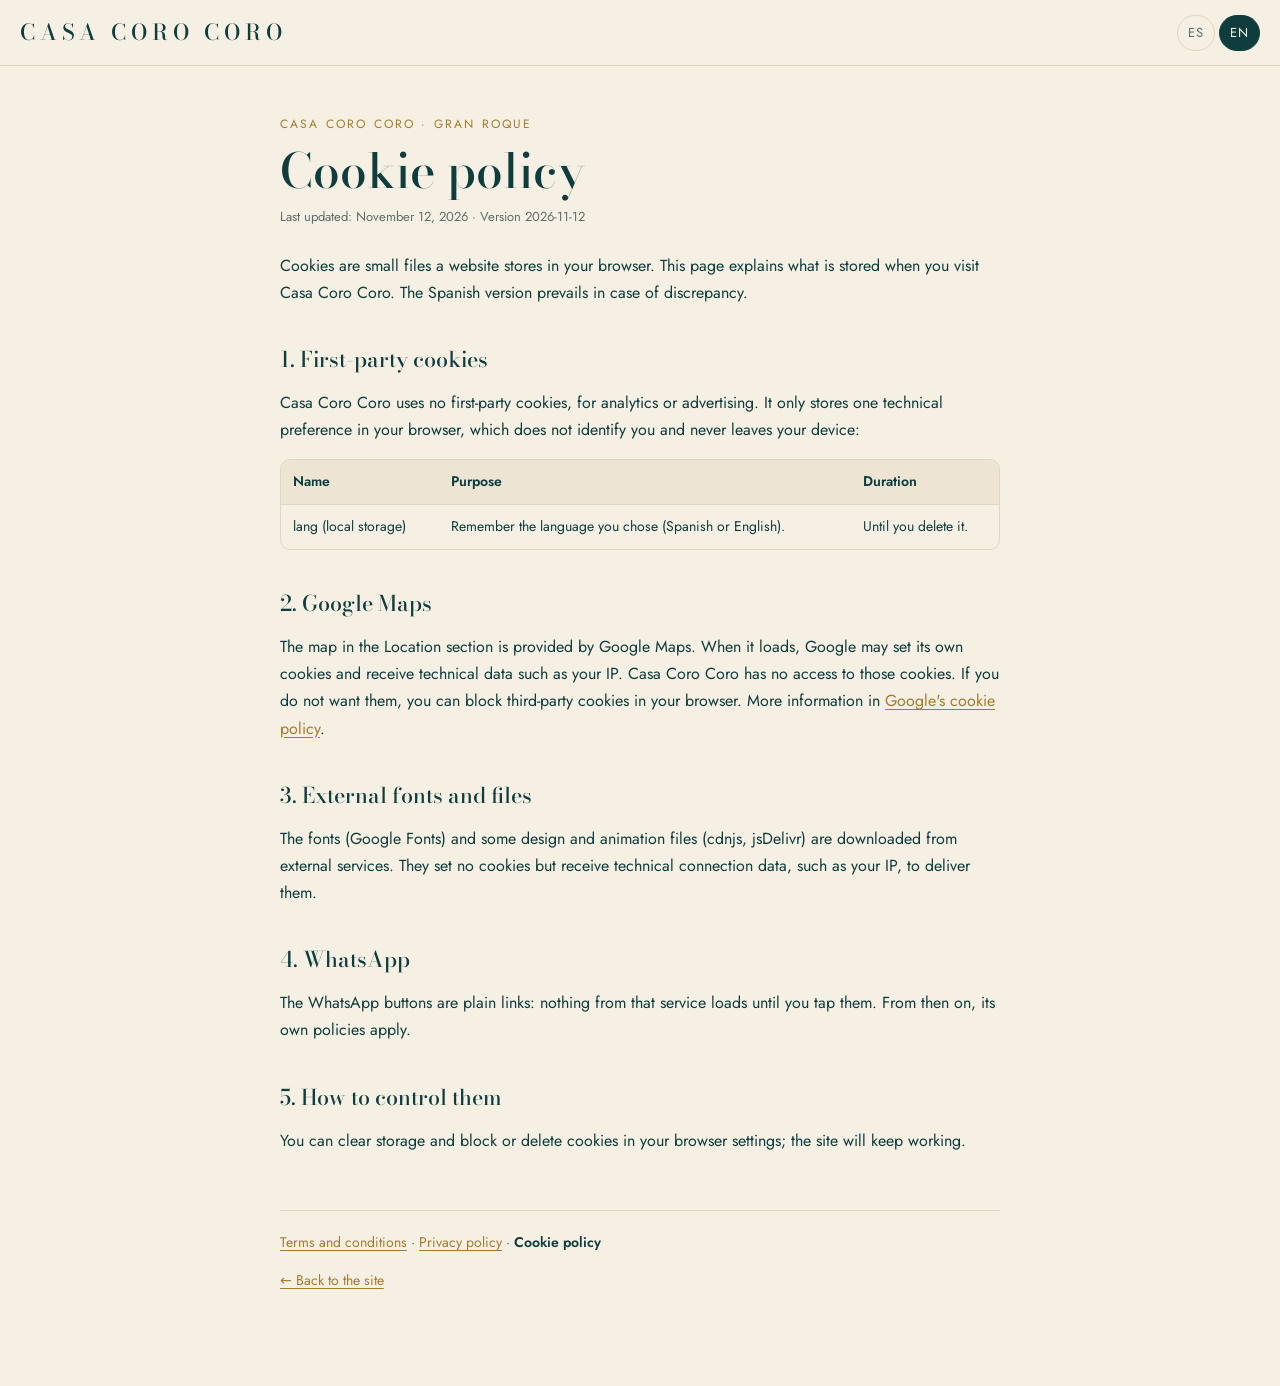
<file: cookies.html>
<!DOCTYPE html>
<html lang="es">
<head>
<meta charset="UTF-8">
<meta name="viewport" content="width=device-width, initial-scale=1">
<title>Política de cookies — Casa Coro Coro</title>
<meta name="description" content="Casa Coro Coro no usa cookies propias. Qué guarda tu navegador y qué cookies puede poner el mapa de Google.">
<meta name="robots" content="noindex, follow">
<link rel="icon" type="image/svg+xml" href="favicon.svg">
<link rel="preconnect" href="https://fonts.googleapis.com">
<link rel="preconnect" href="https://fonts.gstatic.com" crossorigin>
<link href="https://fonts.googleapis.com/css2?family=Bodoni+Moda:opsz,wght@6..96,400;6..96,500&family=Jost:wght@400;500;600&display=swap" rel="stylesheet">
<style>
:root { --bg: #F6F0E4; --ink: #0F3D3E; --muted: #5E6F6B; --accent: #A67A2C; --line: #E0D6C3; --card: #EDE4D3; }
*, *::before, *::after { box-sizing: border-box; }
html { -webkit-text-size-adjust: 100%; }
body { margin: 0; background: var(--bg); color: var(--ink); font-family: 'Jost', system-ui, sans-serif; font-size: 16px; line-height: 1.7; }
.lg-top { position: sticky; top: 0; z-index: 2; display: flex; align-items: center; justify-content: space-between; gap: 16px; padding: 14px 20px; background: var(--bg); border-bottom: 1px solid var(--line); }
.lg-brand { font-family: 'Bodoni Moda', Georgia, serif; font-size: 22px; letter-spacing: 0.22em; text-transform: uppercase; color: var(--ink); text-decoration: none; font-weight: 500; }
.lg-lang { display: flex; gap: 4px; }
.lg-lang button { font: inherit; font-size: 13px; letter-spacing: 0.08em; padding: 6px 10px; border: 1px solid var(--line); background: transparent; color: var(--muted); border-radius: 999px; cursor: pointer; }
.lg-lang button[aria-pressed="true"] { background: var(--ink); color: var(--bg); border-color: var(--ink); }
main { max-width: 760px; margin: 0 auto; padding: 48px 20px 80px; }
.lg-kicker { margin: 0; font-size: 12px; letter-spacing: 0.18em; text-transform: uppercase; color: var(--accent); }
h1 { font-family: 'Bodoni Moda', Georgia, serif; font-weight: 500; font-size: clamp(2rem, 1.4rem + 2.6vw, 3rem); line-height: 1.1; margin: 10px 0 8px; }
h2 { font-family: 'Bodoni Moda', Georgia, serif; font-weight: 500; font-size: 1.35rem; line-height: 1.25; margin: 40px 0 10px; }
.lg-meta span { white-space: nowrap; }
.lg-meta { margin: 0 0 24px; font-size: 13px; color: var(--muted); }
p, li { color: var(--ink); }
ul { padding-left: 1.2em; }
li { margin: 6px 0; }
a { color: var(--accent); text-underline-offset: 3px; }
.lg-table { overflow-x: auto; margin: 12px 0; border: 1px solid var(--line); border-radius: 10px; }
table { width: 100%; border-collapse: collapse; font-size: 14px; }
th, td { text-align: left; vertical-align: top; padding: 10px 12px; border-bottom: 1px solid var(--line); }
th { background: var(--card); font-weight: 600; }
tr:last-child td { border-bottom: 0; }
.lg-docs { margin-top: 56px; padding-top: 20px; border-top: 1px solid var(--line); font-size: 14px; color: var(--muted); }
.lg-docs a[aria-current] { color: var(--ink); text-decoration: none; font-weight: 600; }
.lg-back { font-size: 14px; }
:focus-visible { outline: 2px solid var(--accent); outline-offset: 2px; }
</style>
</head>
<body>
<header class="lg-top"><a class="lg-brand" href="index.html" data-home-en="index.html">Casa Coro Coro</a><div class="lg-lang" role="group" aria-label="Idioma / Language"><button type="button" data-lc="es">ES</button><button type="button" data-lc="en">EN</button></div></header>
<main>
<article data-lang="es" lang="es">
  <p class="lg-kicker">Casa Coro Coro · Gran Roque</p>
  <h1>Política de cookies</h1>
  <p class="lg-meta"><span>Última actualización: 12 de noviembre de 2026</span> · <span>Versión 2026-11-12</span></p>
  <div class="lg-intro"><p>Las cookies son pequeños archivos que un sitio guarda en tu navegador. Esta página explica qué se guarda al visitar Casa Coro Coro.</p></div>
  <section><h2>1. Cookies propias</h2><p>Casa Coro Coro no usa cookies propias, ni de analítica ni de publicidad. Solo guarda en tu navegador una preferencia técnica, que no te identifica y no sale de tu dispositivo:</p><div class="lg-table"><table><thead><tr><th>Nombre</th><th>Para qué</th><th>Duración</th></tr></thead><tbody><tr><td>lang (almacenamiento local)</td><td>Recordar el idioma que elegiste (español o inglés).</td><td>Hasta que la borres.</td></tr></tbody></table></div></section><section><h2>2. Google Maps</h2><p>El mapa de la sección Ubicación lo presta Google Maps. Al cargarse, Google puede instalar sus propias cookies y recibir datos técnicos como tu IP. Casa Coro Coro no accede a esas cookies. Si no quieres que se instalen, puedes bloquear las cookies de terceros en tu navegador. Más información en la <a href="https://policies.google.com/technologies/cookies?hl=es" rel="noopener">política de cookies de Google</a>.</p></section><section><h2>3. Fuentes y archivos externos</h2><p>Las tipografías (Google Fonts) y algunos archivos de diseño y animación (cdnjs, jsDelivr) se descargan de servicios externos. No instalan cookies, pero reciben datos técnicos de conexión, como la IP, para entregarlos.</p></section><section><h2>4. WhatsApp</h2><p>Los botones de WhatsApp son enlaces normales: no cargan nada de ese servicio hasta que los pulsas. A partir de ahí aplican sus propias políticas.</p></section><section><h2>5. Cómo controlarlas</h2><p>Puedes borrar el almacenamiento y bloquear o borrar cookies desde la configuración de tu navegador; el sitio seguirá funcionando.</p></section>
  <nav class="lg-docs" aria-label="Legal"><a href="terminos.html">Términos y condiciones</a> · <a href="privacidad.html">Política de privacidad</a> · <a href="cookies.html" aria-current="page">Política de cookies</a></nav>
  <p class="lg-back"><a href="index.html">← Volver al sitio</a></p>
</article><article data-lang="en" hidden lang="en">
  <p class="lg-kicker">Casa Coro Coro · Gran Roque</p>
  <h1>Cookie policy</h1>
  <p class="lg-meta"><span>Last updated: November 12, 2026</span> · <span>Version 2026-11-12</span></p>
  <div class="lg-intro"><p>Cookies are small files a website stores in your browser. This page explains what is stored when you visit Casa Coro Coro. The Spanish version prevails in case of discrepancy.</p></div>
  <section><h2>1. First-party cookies</h2><p>Casa Coro Coro uses no first-party cookies, for analytics or advertising. It only stores one technical preference in your browser, which does not identify you and never leaves your device:</p><div class="lg-table"><table><thead><tr><th>Name</th><th>Purpose</th><th>Duration</th></tr></thead><tbody><tr><td>lang (local storage)</td><td>Remember the language you chose (Spanish or English).</td><td>Until you delete it.</td></tr></tbody></table></div></section><section><h2>2. Google Maps</h2><p>The map in the Location section is provided by Google Maps. When it loads, Google may set its own cookies and receive technical data such as your IP. Casa Coro Coro has no access to those cookies. If you do not want them, you can block third-party cookies in your browser. More information in <a href="https://policies.google.com/technologies/cookies?hl=en" rel="noopener">Google's cookie policy</a>.</p></section><section><h2>3. External fonts and files</h2><p>The fonts (Google Fonts) and some design and animation files (cdnjs, jsDelivr) are downloaded from external services. They set no cookies but receive technical connection data, such as your IP, to deliver them.</p></section><section><h2>4. WhatsApp</h2><p>The WhatsApp buttons are plain links: nothing from that service loads until you tap them. From then on, its own policies apply.</p></section><section><h2>5. How to control them</h2><p>You can clear storage and block or delete cookies in your browser settings; the site will keep working.</p></section>
  <nav class="lg-docs" aria-label="Legal"><a href="terminos.html">Terms and conditions</a> · <a href="privacidad.html">Privacy policy</a> · <a href="cookies.html" aria-current="page">Cookie policy</a></nav>
  <p class="lg-back"><a href="index.html">← Back to the site</a></p>
</article>
</main>
<script>
(function () {
  var KEY = 'lang', titles = {'es': 'Política de cookies — Casa Coro Coro', 'en': 'Cookie policy — Casa Coro Coro'};
  function setLang(l, save) {
    if (!titles[l]) l = 'es';
    document.querySelectorAll('article[data-lang]').forEach(function (a) { a.hidden = a.dataset.lang !== l; });
    document.querySelectorAll('.lg-lang button').forEach(function (b) { b.setAttribute('aria-pressed', b.dataset.lc === l); });
    document.documentElement.lang = l; document.title = titles[l];
    var home = document.querySelector('.lg-brand'); if (home && home.dataset.homeEn) home.href = l === 'en' ? home.dataset.homeEn : 'index.html';
    if (!KEY) document.querySelectorAll('.lg-docs a').forEach(function (a) { a.href = a.getAttribute('href').split('?')[0] + (l === 'es' ? '' : '?lang=' + l); });
    if (save && KEY) { try { localStorage.setItem(KEY, l); } catch (e) {} }
  }
  var q = new URLSearchParams(location.search).get('lang'), saved = null;
  if (KEY) { try { saved = localStorage.getItem(KEY); } catch (e) {} }
  setLang(q || saved || 'es', !!q);
  document.querySelectorAll('.lg-lang button').forEach(function (b) {
    b.addEventListener('click', function () { setLang(b.dataset.lc, true); });
  });
})();
</script>
</body>
</html>
</file>
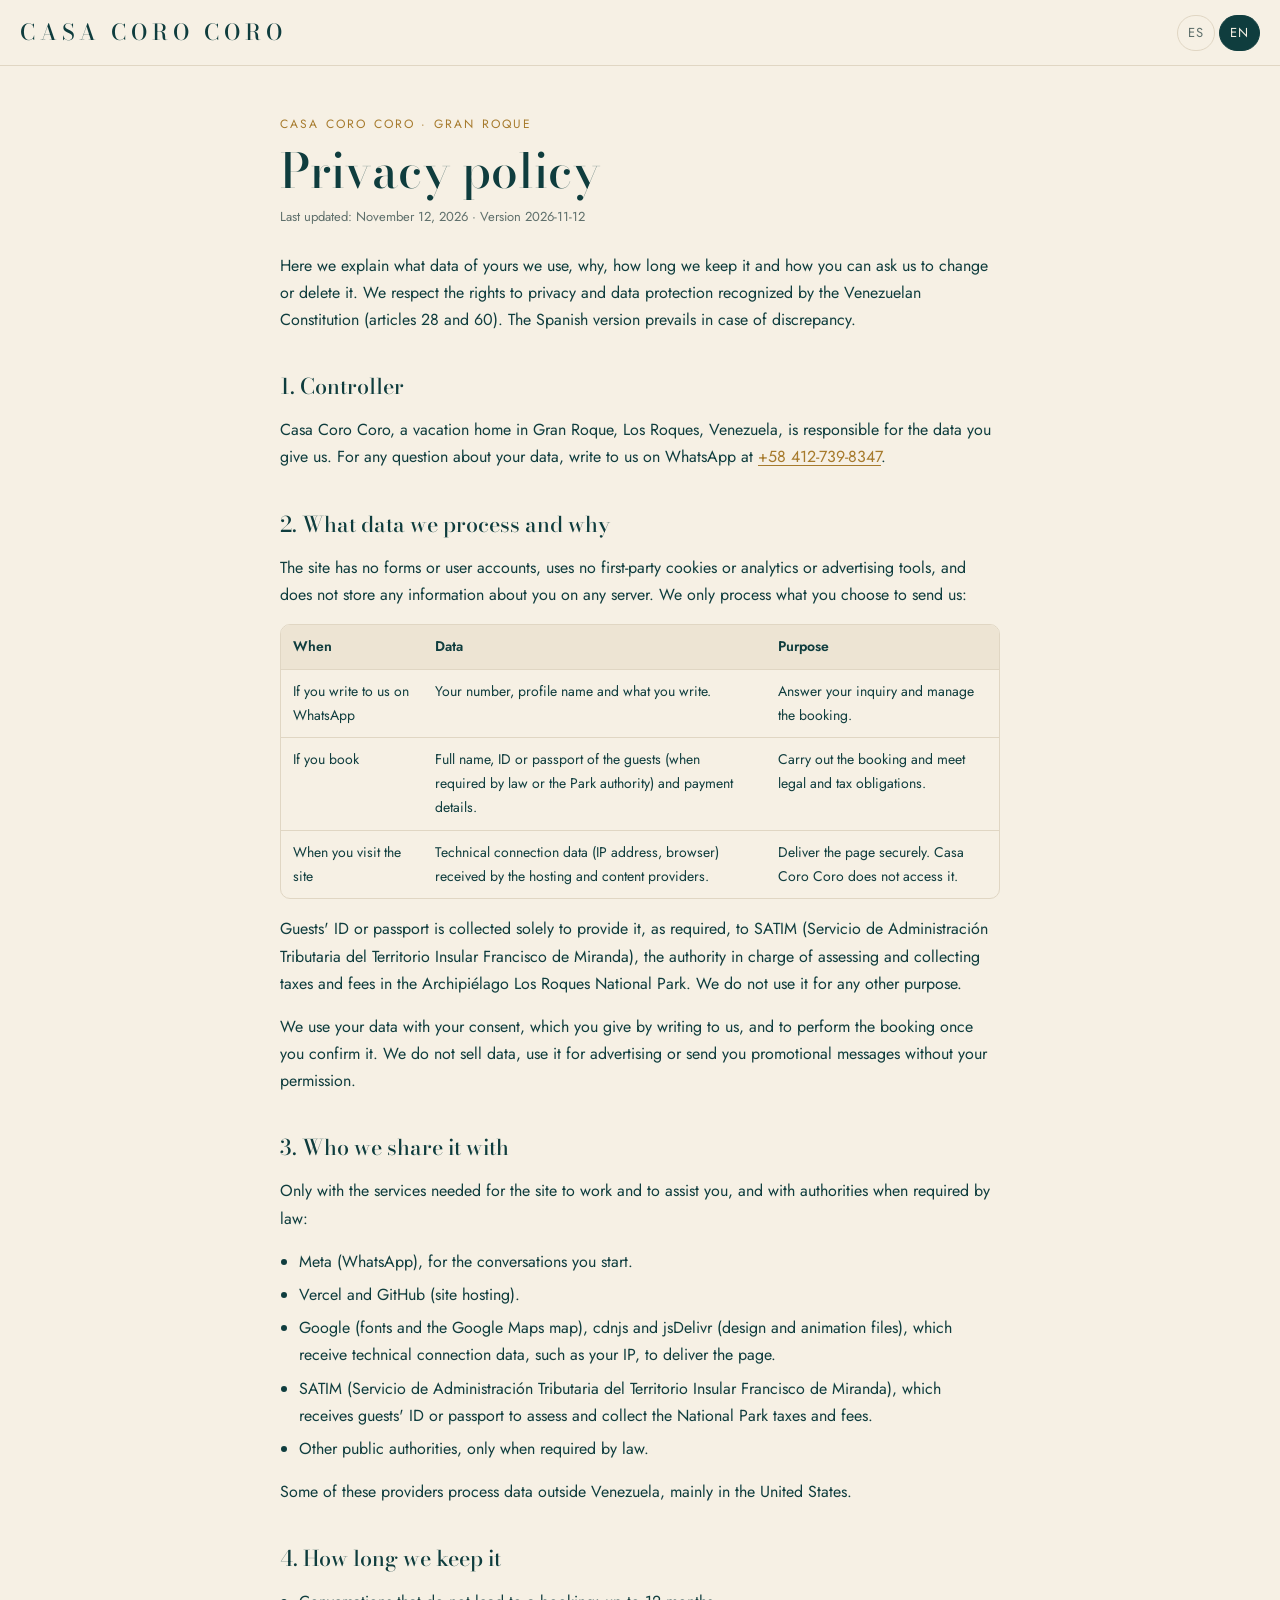
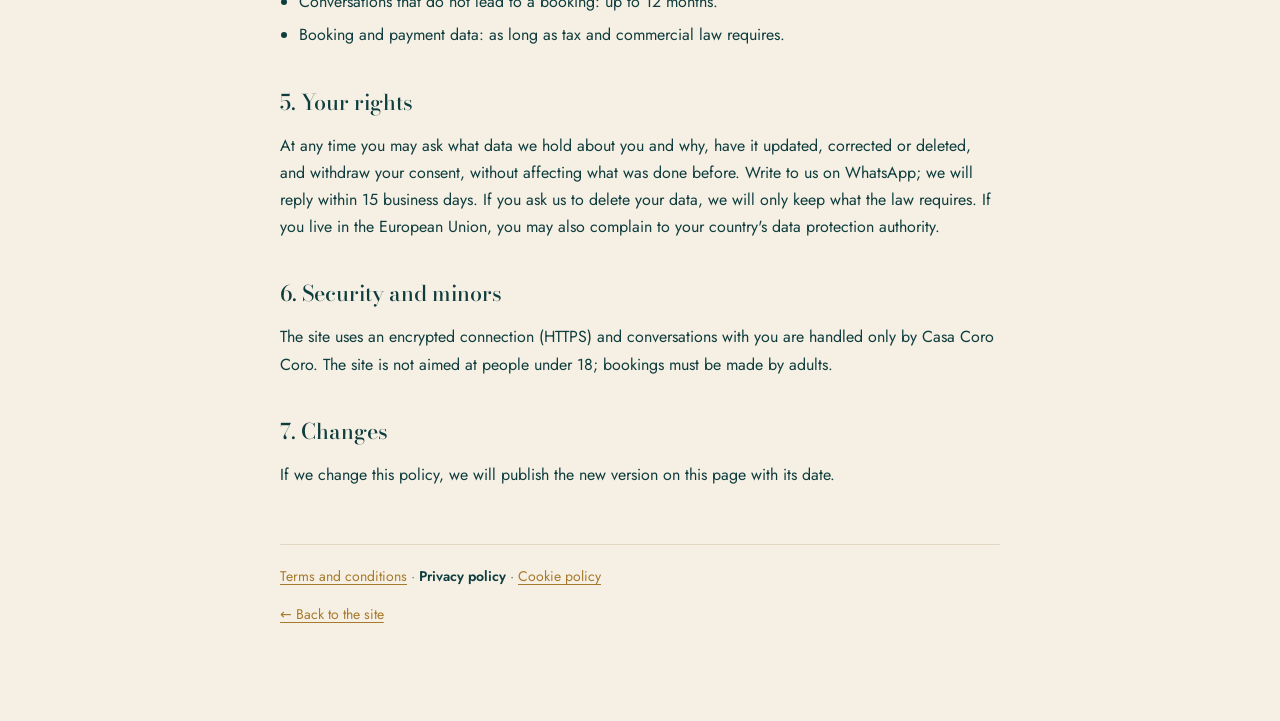
<file: privacidad.html>
<!DOCTYPE html>
<html lang="es">
<head>
<meta charset="UTF-8">
<meta name="viewport" content="width=device-width, initial-scale=1">
<title>Política de privacidad — Casa Coro Coro</title>
<meta name="description" content="Qué datos trata Casa Coro Coro, para qué, con quién se comparten y cómo ejercer tus derechos.">
<meta name="robots" content="noindex, follow">
<link rel="icon" type="image/svg+xml" href="favicon.svg">
<link rel="preconnect" href="https://fonts.googleapis.com">
<link rel="preconnect" href="https://fonts.gstatic.com" crossorigin>
<link href="https://fonts.googleapis.com/css2?family=Bodoni+Moda:opsz,wght@6..96,400;6..96,500&family=Jost:wght@400;500;600&display=swap" rel="stylesheet">
<style>
:root { --bg: #F6F0E4; --ink: #0F3D3E; --muted: #5E6F6B; --accent: #A67A2C; --line: #E0D6C3; --card: #EDE4D3; }
*, *::before, *::after { box-sizing: border-box; }
html { -webkit-text-size-adjust: 100%; }
body { margin: 0; background: var(--bg); color: var(--ink); font-family: 'Jost', system-ui, sans-serif; font-size: 16px; line-height: 1.7; }
.lg-top { position: sticky; top: 0; z-index: 2; display: flex; align-items: center; justify-content: space-between; gap: 16px; padding: 14px 20px; background: var(--bg); border-bottom: 1px solid var(--line); }
.lg-brand { font-family: 'Bodoni Moda', Georgia, serif; font-size: 22px; letter-spacing: 0.22em; text-transform: uppercase; color: var(--ink); text-decoration: none; font-weight: 500; }
.lg-lang { display: flex; gap: 4px; }
.lg-lang button { font: inherit; font-size: 13px; letter-spacing: 0.08em; padding: 6px 10px; border: 1px solid var(--line); background: transparent; color: var(--muted); border-radius: 999px; cursor: pointer; }
.lg-lang button[aria-pressed="true"] { background: var(--ink); color: var(--bg); border-color: var(--ink); }
main { max-width: 760px; margin: 0 auto; padding: 48px 20px 80px; }
.lg-kicker { margin: 0; font-size: 12px; letter-spacing: 0.18em; text-transform: uppercase; color: var(--accent); }
h1 { font-family: 'Bodoni Moda', Georgia, serif; font-weight: 500; font-size: clamp(2rem, 1.4rem + 2.6vw, 3rem); line-height: 1.1; margin: 10px 0 8px; }
h2 { font-family: 'Bodoni Moda', Georgia, serif; font-weight: 500; font-size: 1.35rem; line-height: 1.25; margin: 40px 0 10px; }
.lg-meta span { white-space: nowrap; }
.lg-meta { margin: 0 0 24px; font-size: 13px; color: var(--muted); }
p, li { color: var(--ink); }
ul { padding-left: 1.2em; }
li { margin: 6px 0; }
a { color: var(--accent); text-underline-offset: 3px; }
.lg-table { overflow-x: auto; margin: 12px 0; border: 1px solid var(--line); border-radius: 10px; }
table { width: 100%; border-collapse: collapse; font-size: 14px; }
th, td { text-align: left; vertical-align: top; padding: 10px 12px; border-bottom: 1px solid var(--line); }
th { background: var(--card); font-weight: 600; }
tr:last-child td { border-bottom: 0; }
.lg-docs { margin-top: 56px; padding-top: 20px; border-top: 1px solid var(--line); font-size: 14px; color: var(--muted); }
.lg-docs a[aria-current] { color: var(--ink); text-decoration: none; font-weight: 600; }
.lg-back { font-size: 14px; }
:focus-visible { outline: 2px solid var(--accent); outline-offset: 2px; }
</style>
</head>
<body>
<header class="lg-top"><a class="lg-brand" href="index.html" data-home-en="index.html">Casa Coro Coro</a><div class="lg-lang" role="group" aria-label="Idioma / Language"><button type="button" data-lc="es">ES</button><button type="button" data-lc="en">EN</button></div></header>
<main>
<article data-lang="es" lang="es">
  <p class="lg-kicker">Casa Coro Coro · Gran Roque</p>
  <h1>Política de privacidad</h1>
  <p class="lg-meta"><span>Última actualización: 12 de noviembre de 2026</span> · <span>Versión 2026-11-12</span></p>
  <div class="lg-intro"><p>Aquí te contamos qué datos tuyos usamos, para qué, cuánto tiempo los guardamos y cómo puedes pedir que los cambiemos o borremos. Respetamos el derecho a la privacidad y a la protección de datos que reconoce la Constitución de Venezuela (artículos 28 y 60).</p></div>
  <section><h2>1. Responsable</h2><p>Casa Coro Coro, casa vacacional en Gran Roque, Los Roques, Venezuela, es responsable de los datos que nos das. Para cualquier pregunta sobre tus datos, escríbenos por WhatsApp al <a href="https://wa.me/584127398347">+58 412-739-8347</a>.</p></section><section><h2>2. Qué datos tratamos y para qué</h2><p>El sitio no tiene formularios ni registro de usuarios, no usa cookies propias ni herramientas de analítica o publicidad, y no guarda en ningún servidor información sobre ti. Solo tratamos lo que tú decides enviarnos:</p><div class="lg-table"><table><thead><tr><th>Cuándo</th><th>Datos</th><th>Para qué</th></tr></thead><tbody><tr><td>Si nos escribes por WhatsApp</td><td>Tu número, tu nombre de perfil y lo que nos escribas.</td><td>Responder tu consulta y gestionar la reserva.</td></tr><tr><td>Si reservas</td><td>Nombre completo, documento de identidad o pasaporte de los huéspedes (cuando lo exija la ley o la autoridad del Parque) y datos del pago.</td><td>Ejecutar la reserva y cumplir obligaciones legales y fiscales.</td></tr><tr><td>Al visitar el sitio</td><td>Datos técnicos de conexión (dirección IP, navegador) que reciben el alojamiento y los proveedores de contenido.</td><td>Entregar la página de forma segura. Casa Coro Coro no accede a ellos.</td></tr></tbody></table></div><p>El documento de identidad o pasaporte de los huéspedes se recoge únicamente para proporcionarlo, como corresponde, al SATIM (Servicio de Administración Tributaria del Territorio Insular Francisco de Miranda), el ente encargado de la liquidación y recaudación de tributos y tasas en el Parque Nacional Archipiélago de Los Roques. No lo usamos para ningún otro fin.</p><p>Usamos tus datos con tu consentimiento, que das al escribirnos, y para ejecutar la reserva cuando la confirmas. No vendemos datos, no los usamos para publicidad y no te enviaremos mensajes promocionales sin tu permiso.</p></section><section><h2>3. Con quién se comparten</h2><p>Solo con los servicios necesarios para que el sitio funcione y para atenderte, y con las autoridades cuando la ley lo exija:</p><ul><li>Meta (WhatsApp), para las conversaciones que inicias.</li><li>Vercel y GitHub (alojamiento del sitio).</li><li>Google (fuentes tipográficas y mapa de Google Maps), cdnjs y jsDelivr (archivos de diseño y animación), que reciben datos técnicos de conexión, como la IP, para entregar la página.</li><li>El SATIM (Servicio de Administración Tributaria del Territorio Insular Francisco de Miranda), que recibe el documento de identidad o pasaporte de los huéspedes para liquidar y cobrar los tributos y tasas del Parque Nacional.</li><li>Otras autoridades públicas, solo cuando una ley lo exija.</li></ul><p>Algunos de estos proveedores procesan datos fuera de Venezuela, principalmente en Estados Unidos.</p></section><section><h2>4. Cuánto tiempo los guardamos</h2><ul><li>Conversaciones que no terminan en reserva: hasta 12 meses.</li><li>Datos de reservas y pagos: el tiempo que exija la normativa tributaria y mercantil.</li></ul></section><section><h2>5. Tus derechos</h2><p>Puedes pedir en cualquier momento saber qué datos tenemos sobre ti y para qué, que los actualicemos, corrijamos o eliminemos, y retirar tu consentimiento, sin efecto sobre lo hecho antes. Escríbenos por WhatsApp; responderemos en un máximo de 15 días hábiles. Si pides eliminar tus datos, solo conservaremos lo que exija la ley. Si resides en la Unión Europea, también puedes reclamar ante la autoridad de protección de datos de tu país.</p></section><section><h2>6. Seguridad y menores</h2><p>El sitio funciona con conexión cifrada (HTTPS) y las conversaciones contigo solo las atiende Casa Coro Coro. El sitio no está dirigido a menores de 18 años; las reservas deben hacerlas personas mayores de edad.</p></section><section><h2>7. Cambios</h2><p>Si cambiamos esta política, publicaremos la nueva versión en esta página con su fecha.</p></section>
  <nav class="lg-docs" aria-label="Legal"><a href="terminos.html">Términos y condiciones</a> · <a href="privacidad.html" aria-current="page">Política de privacidad</a> · <a href="cookies.html">Política de cookies</a></nav>
  <p class="lg-back"><a href="index.html">← Volver al sitio</a></p>
</article><article data-lang="en" hidden lang="en">
  <p class="lg-kicker">Casa Coro Coro · Gran Roque</p>
  <h1>Privacy policy</h1>
  <p class="lg-meta"><span>Last updated: November 12, 2026</span> · <span>Version 2026-11-12</span></p>
  <div class="lg-intro"><p>Here we explain what data of yours we use, why, how long we keep it and how you can ask us to change or delete it. We respect the rights to privacy and data protection recognized by the Venezuelan Constitution (articles 28 and 60). The Spanish version prevails in case of discrepancy.</p></div>
  <section><h2>1. Controller</h2><p>Casa Coro Coro, a vacation home in Gran Roque, Los Roques, Venezuela, is responsible for the data you give us. For any question about your data, write to us on WhatsApp at <a href="https://wa.me/584127398347">+58 412-739-8347</a>.</p></section><section><h2>2. What data we process and why</h2><p>The site has no forms or user accounts, uses no first-party cookies or analytics or advertising tools, and does not store any information about you on any server. We only process what you choose to send us:</p><div class="lg-table"><table><thead><tr><th>When</th><th>Data</th><th>Purpose</th></tr></thead><tbody><tr><td>If you write to us on WhatsApp</td><td>Your number, profile name and what you write.</td><td>Answer your inquiry and manage the booking.</td></tr><tr><td>If you book</td><td>Full name, ID or passport of the guests (when required by law or the Park authority) and payment details.</td><td>Carry out the booking and meet legal and tax obligations.</td></tr><tr><td>When you visit the site</td><td>Technical connection data (IP address, browser) received by the hosting and content providers.</td><td>Deliver the page securely. Casa Coro Coro does not access it.</td></tr></tbody></table></div><p>Guests' ID or passport is collected solely to provide it, as required, to SATIM (Servicio de Administración Tributaria del Territorio Insular Francisco de Miranda), the authority in charge of assessing and collecting taxes and fees in the Archipiélago Los Roques National Park. We do not use it for any other purpose.</p><p>We use your data with your consent, which you give by writing to us, and to perform the booking once you confirm it. We do not sell data, use it for advertising or send you promotional messages without your permission.</p></section><section><h2>3. Who we share it with</h2><p>Only with the services needed for the site to work and to assist you, and with authorities when required by law:</p><ul><li>Meta (WhatsApp), for the conversations you start.</li><li>Vercel and GitHub (site hosting).</li><li>Google (fonts and the Google Maps map), cdnjs and jsDelivr (design and animation files), which receive technical connection data, such as your IP, to deliver the page.</li><li>SATIM (Servicio de Administración Tributaria del Territorio Insular Francisco de Miranda), which receives guests' ID or passport to assess and collect the National Park taxes and fees.</li><li>Other public authorities, only when required by law.</li></ul><p>Some of these providers process data outside Venezuela, mainly in the United States.</p></section><section><h2>4. How long we keep it</h2><ul><li>Conversations that do not lead to a booking: up to 12 months.</li><li>Booking and payment data: as long as tax and commercial law requires.</li></ul></section><section><h2>5. Your rights</h2><p>At any time you may ask what data we hold about you and why, have it updated, corrected or deleted, and withdraw your consent, without affecting what was done before. Write to us on WhatsApp; we will reply within 15 business days. If you ask us to delete your data, we will only keep what the law requires. If you live in the European Union, you may also complain to your country's data protection authority.</p></section><section><h2>6. Security and minors</h2><p>The site uses an encrypted connection (HTTPS) and conversations with you are handled only by Casa Coro Coro. The site is not aimed at people under 18; bookings must be made by adults.</p></section><section><h2>7. Changes</h2><p>If we change this policy, we will publish the new version on this page with its date.</p></section>
  <nav class="lg-docs" aria-label="Legal"><a href="terminos.html">Terms and conditions</a> · <a href="privacidad.html" aria-current="page">Privacy policy</a> · <a href="cookies.html">Cookie policy</a></nav>
  <p class="lg-back"><a href="index.html">← Back to the site</a></p>
</article>
</main>
<script>
(function () {
  var KEY = 'lang', titles = {'es': 'Política de privacidad — Casa Coro Coro', 'en': 'Privacy policy — Casa Coro Coro'};
  function setLang(l, save) {
    if (!titles[l]) l = 'es';
    document.querySelectorAll('article[data-lang]').forEach(function (a) { a.hidden = a.dataset.lang !== l; });
    document.querySelectorAll('.lg-lang button').forEach(function (b) { b.setAttribute('aria-pressed', b.dataset.lc === l); });
    document.documentElement.lang = l; document.title = titles[l];
    var home = document.querySelector('.lg-brand'); if (home && home.dataset.homeEn) home.href = l === 'en' ? home.dataset.homeEn : 'index.html';
    if (!KEY) document.querySelectorAll('.lg-docs a').forEach(function (a) { a.href = a.getAttribute('href').split('?')[0] + (l === 'es' ? '' : '?lang=' + l); });
    if (save && KEY) { try { localStorage.setItem(KEY, l); } catch (e) {} }
  }
  var q = new URLSearchParams(location.search).get('lang'), saved = null;
  if (KEY) { try { saved = localStorage.getItem(KEY); } catch (e) {} }
  setLang(q || saved || 'es', !!q);
  document.querySelectorAll('.lg-lang button').forEach(function (b) {
    b.addEventListener('click', function () { setLang(b.dataset.lc, true); });
  });
})();
</script>
</body>
</html>
</file>
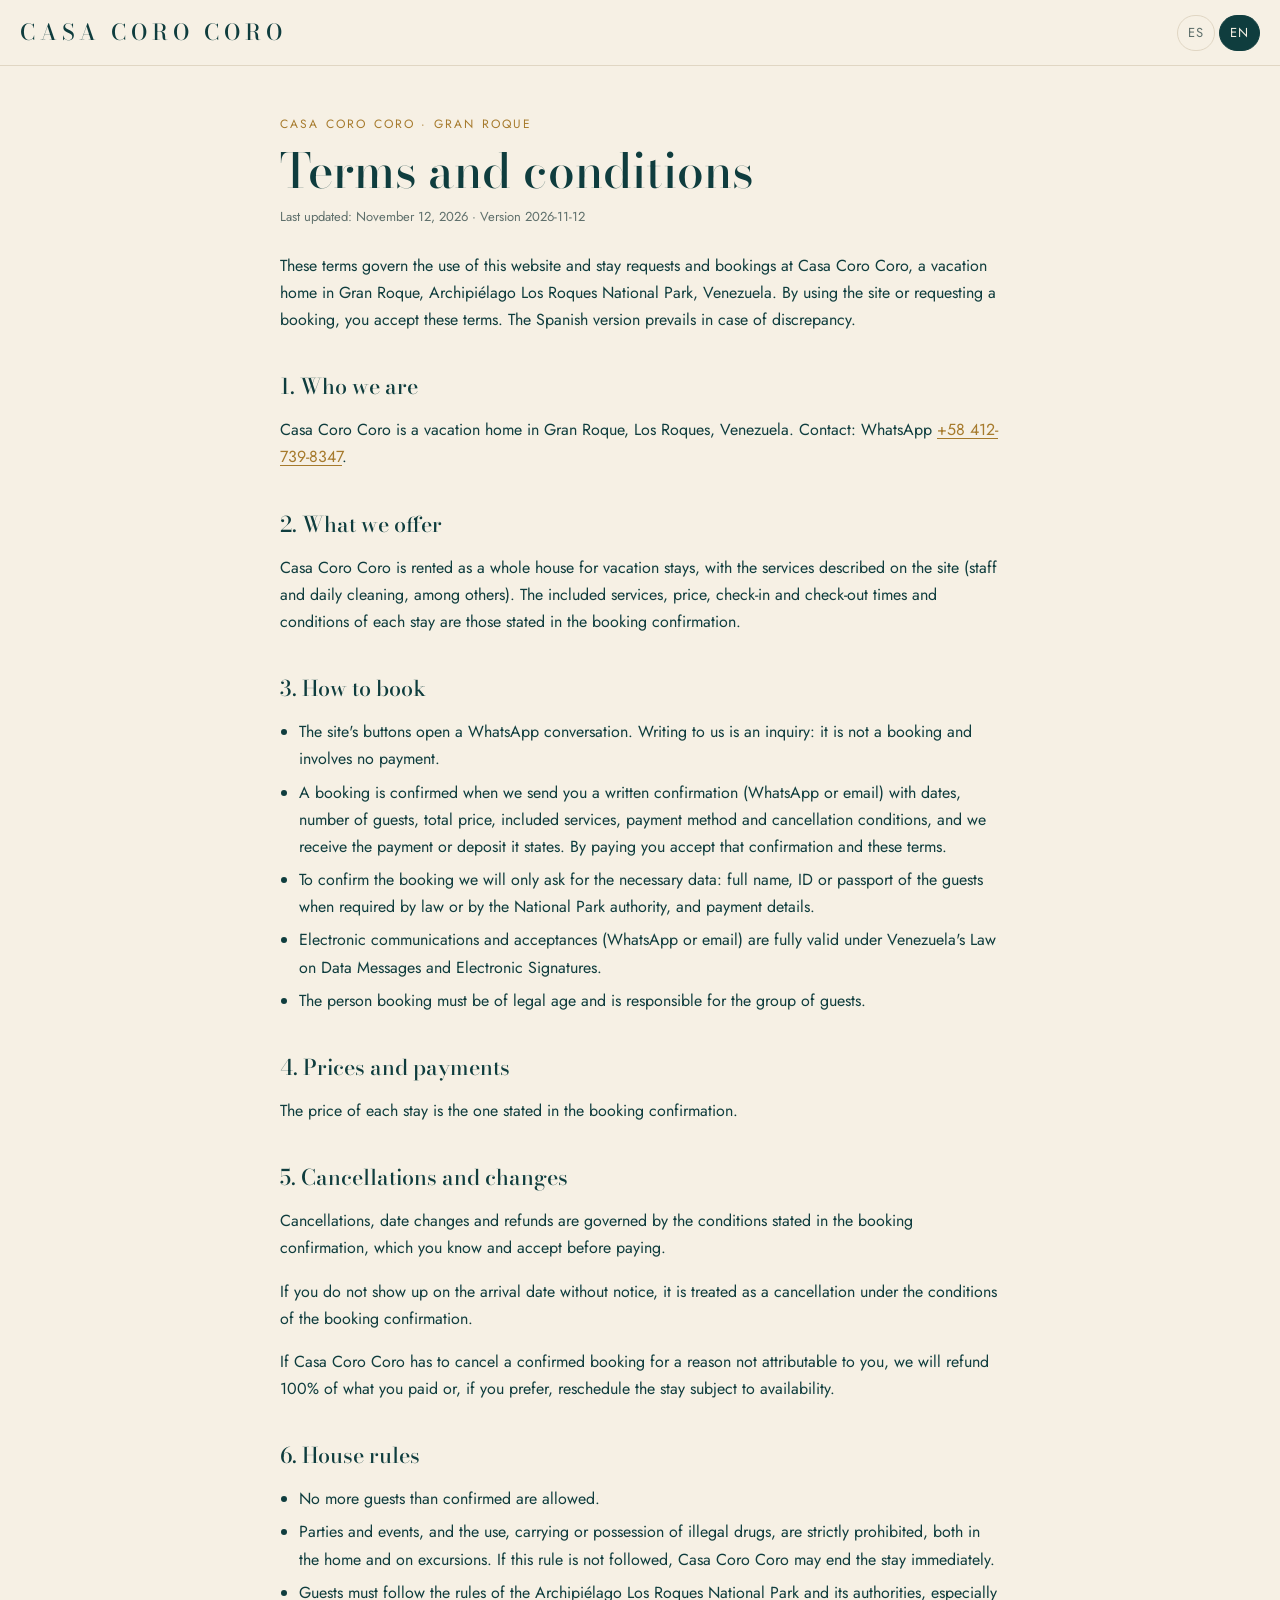
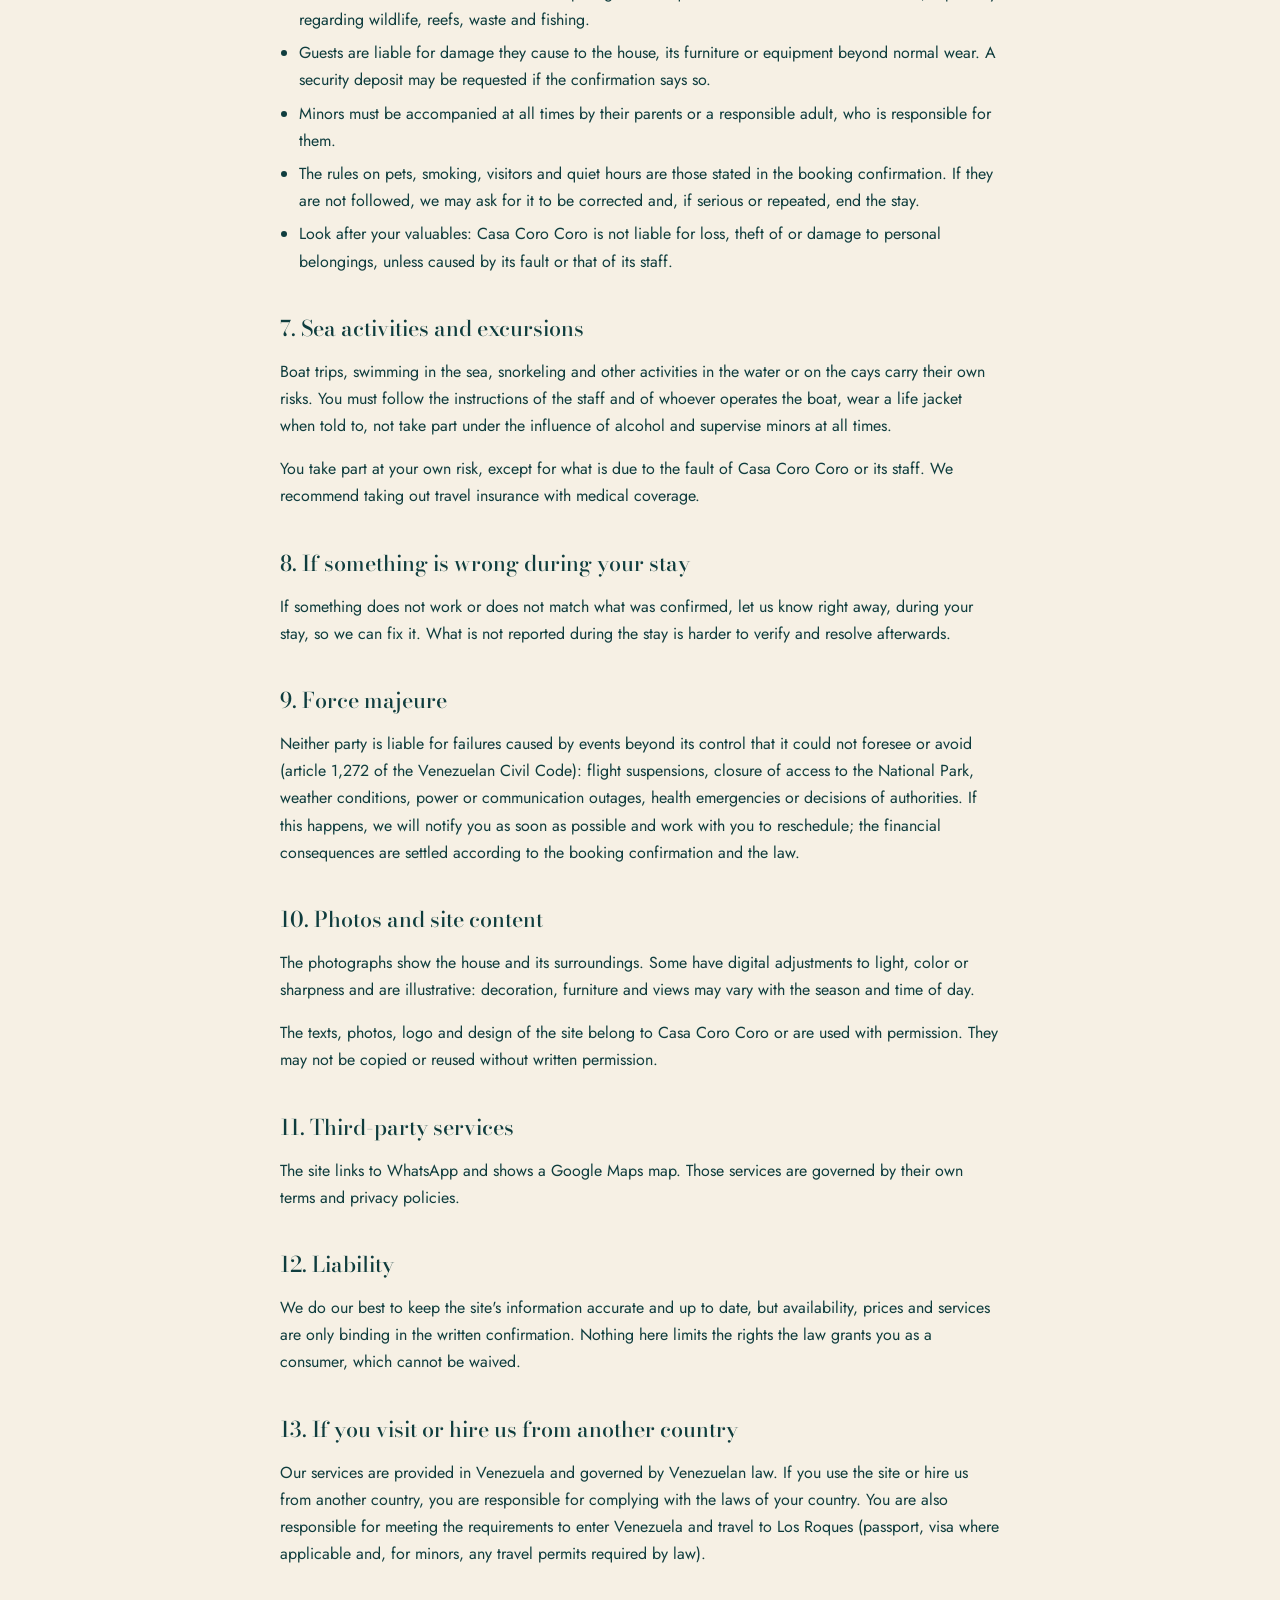
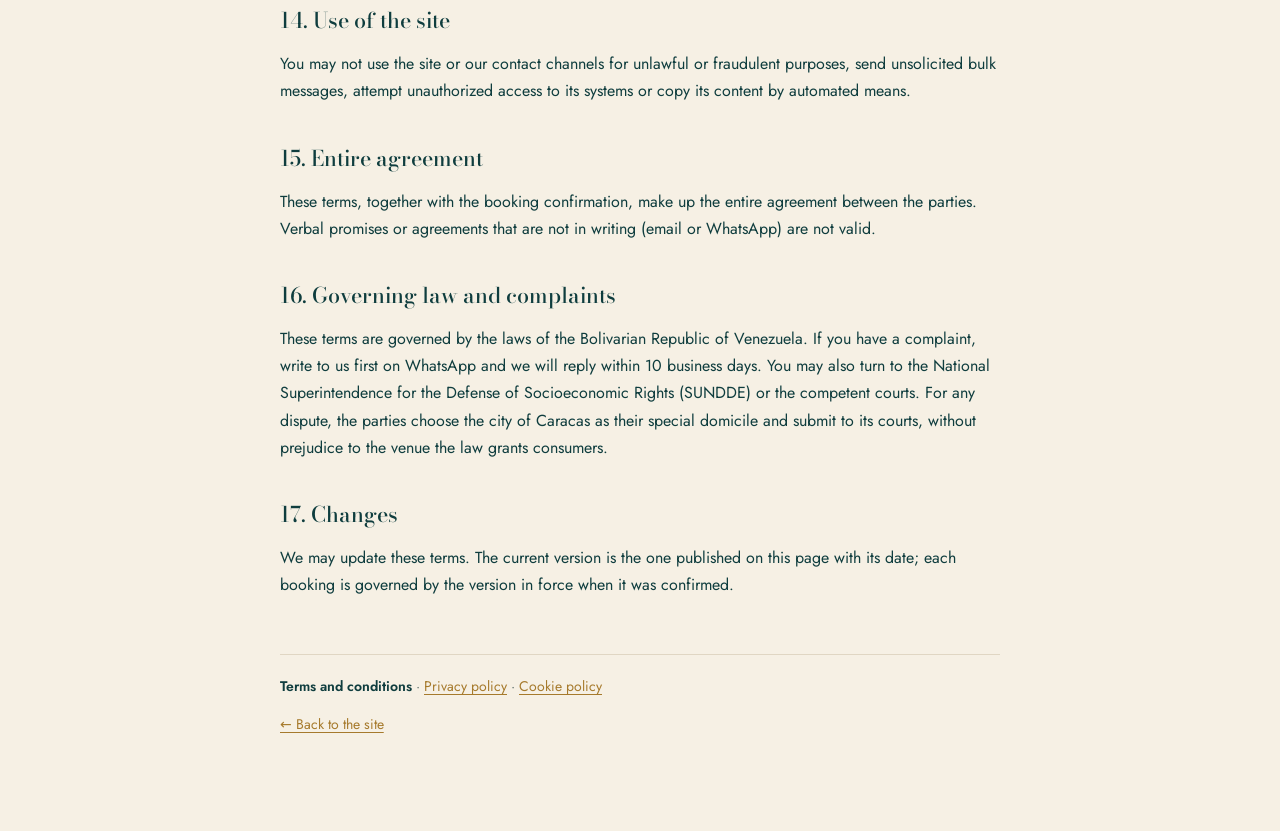
<file: terminos.html>
<!DOCTYPE html>
<html lang="es">
<head>
<meta charset="UTF-8">
<meta name="viewport" content="width=device-width, initial-scale=1">
<title>Términos y condiciones — Casa Coro Coro</title>
<meta name="description" content="Condiciones de uso del sitio de Casa Coro Coro y de las reservas de estadía en Gran Roque, Los Roques.">
<meta name="robots" content="noindex, follow">
<link rel="icon" type="image/svg+xml" href="favicon.svg">
<link rel="preconnect" href="https://fonts.googleapis.com">
<link rel="preconnect" href="https://fonts.gstatic.com" crossorigin>
<link href="https://fonts.googleapis.com/css2?family=Bodoni+Moda:opsz,wght@6..96,400;6..96,500&family=Jost:wght@400;500;600&display=swap" rel="stylesheet">
<style>
:root { --bg: #F6F0E4; --ink: #0F3D3E; --muted: #5E6F6B; --accent: #A67A2C; --line: #E0D6C3; --card: #EDE4D3; }
*, *::before, *::after { box-sizing: border-box; }
html { -webkit-text-size-adjust: 100%; }
body { margin: 0; background: var(--bg); color: var(--ink); font-family: 'Jost', system-ui, sans-serif; font-size: 16px; line-height: 1.7; }
.lg-top { position: sticky; top: 0; z-index: 2; display: flex; align-items: center; justify-content: space-between; gap: 16px; padding: 14px 20px; background: var(--bg); border-bottom: 1px solid var(--line); }
.lg-brand { font-family: 'Bodoni Moda', Georgia, serif; font-size: 22px; letter-spacing: 0.22em; text-transform: uppercase; color: var(--ink); text-decoration: none; font-weight: 500; }
.lg-lang { display: flex; gap: 4px; }
.lg-lang button { font: inherit; font-size: 13px; letter-spacing: 0.08em; padding: 6px 10px; border: 1px solid var(--line); background: transparent; color: var(--muted); border-radius: 999px; cursor: pointer; }
.lg-lang button[aria-pressed="true"] { background: var(--ink); color: var(--bg); border-color: var(--ink); }
main { max-width: 760px; margin: 0 auto; padding: 48px 20px 80px; }
.lg-kicker { margin: 0; font-size: 12px; letter-spacing: 0.18em; text-transform: uppercase; color: var(--accent); }
h1 { font-family: 'Bodoni Moda', Georgia, serif; font-weight: 500; font-size: clamp(2rem, 1.4rem + 2.6vw, 3rem); line-height: 1.1; margin: 10px 0 8px; }
h2 { font-family: 'Bodoni Moda', Georgia, serif; font-weight: 500; font-size: 1.35rem; line-height: 1.25; margin: 40px 0 10px; }
.lg-meta span { white-space: nowrap; }
.lg-meta { margin: 0 0 24px; font-size: 13px; color: var(--muted); }
p, li { color: var(--ink); }
ul { padding-left: 1.2em; }
li { margin: 6px 0; }
a { color: var(--accent); text-underline-offset: 3px; }
.lg-table { overflow-x: auto; margin: 12px 0; border: 1px solid var(--line); border-radius: 10px; }
table { width: 100%; border-collapse: collapse; font-size: 14px; }
th, td { text-align: left; vertical-align: top; padding: 10px 12px; border-bottom: 1px solid var(--line); }
th { background: var(--card); font-weight: 600; }
tr:last-child td { border-bottom: 0; }
.lg-docs { margin-top: 56px; padding-top: 20px; border-top: 1px solid var(--line); font-size: 14px; color: var(--muted); }
.lg-docs a[aria-current] { color: var(--ink); text-decoration: none; font-weight: 600; }
.lg-back { font-size: 14px; }
:focus-visible { outline: 2px solid var(--accent); outline-offset: 2px; }
</style>
</head>
<body>
<header class="lg-top"><a class="lg-brand" href="index.html" data-home-en="index.html">Casa Coro Coro</a><div class="lg-lang" role="group" aria-label="Idioma / Language"><button type="button" data-lc="es">ES</button><button type="button" data-lc="en">EN</button></div></header>
<main>
<article data-lang="es" lang="es">
  <p class="lg-kicker">Casa Coro Coro · Gran Roque</p>
  <h1>Términos y condiciones</h1>
  <p class="lg-meta"><span>Última actualización: 12 de noviembre de 2026</span> · <span>Versión 2026-11-12</span></p>
  <div class="lg-intro"><p>Estos términos regulan el uso de este sitio web y las solicitudes y reservas de estadía en Casa Coro Coro, casa vacacional ubicada en Gran Roque, Parque Nacional Archipiélago Los Roques, Venezuela. Al usar el sitio o solicitar una reserva, aceptas estos términos.</p></div>
  <section><h2>1. Quiénes somos</h2><p>Casa Coro Coro es una casa vacacional en Gran Roque, Los Roques, Venezuela. Contacto: WhatsApp <a href="https://wa.me/584127398347">+58 412-739-8347</a>.</p></section><section><h2>2. Qué ofrecemos</h2><p>Casa Coro Coro se alquila como casa completa para estadías vacacionales, con los servicios que se describen en el sitio (staff y limpieza diaria, entre otros). Los servicios incluidos, el precio, los horarios de entrada y salida y las condiciones de cada estadía son los que indica la confirmación de reserva.</p></section><section><h2>3. Cómo se reserva</h2><ul><li>Los botones del sitio abren una conversación de WhatsApp. Escribirnos es una consulta: no es una reserva ni genera ningún pago.</li><li>La reserva queda confirmada cuando te enviamos por escrito (WhatsApp o correo) la confirmación con fechas, número de huéspedes, precio total, servicios incluidos, forma de pago y condiciones de cancelación, y recibimos el pago o el anticipo que ella indique. Al pagar aceptas esa confirmación y estos términos.</li><li>Para confirmar la reserva te pediremos solo los datos necesarios: nombre completo, documento de identidad o pasaporte de los huéspedes, cuando lo exija la ley o la autoridad del Parque Nacional, y los datos del pago.</li><li>Las comunicaciones y aceptaciones por medios electrónicos (WhatsApp o correo) tienen plena validez, conforme a la Ley sobre Mensajes de Datos y Firmas Electrónicas.</li><li>Quien reserva debe ser mayor de edad y responde por el grupo de huéspedes.</li></ul></section><section><h2>4. Precios y pagos</h2><p>El precio de cada estadía es el que indica la confirmación de reserva.</p></section><section><h2>5. Cancelaciones y cambios</h2><p>Las cancelaciones, los cambios de fecha y los reembolsos se rigen por las condiciones indicadas en la confirmación de reserva, que conoces y aceptas antes de pagar.</p><p>Si no te presentas en la fecha de llegada sin avisarnos, se trata como una cancelación, según las condiciones de la confirmación de reserva.</p><p>Si Casa Coro Coro tuviera que cancelar una reserva confirmada por una causa que no sea tuya, te devolveremos el 100 % de lo pagado o, si lo prefieres, reprogramaremos la estadía según disponibilidad.</p></section><section><h2>6. Normas de la estadía</h2><ul><li>No se admite un número de huéspedes mayor al confirmado.</li><li>Están estrictamente prohibidas las fiestas y los eventos, y el consumo, porte o tenencia de drogas ilícitas, tanto en la casa como en las excursiones. Si esta norma no se cumple, Casa Coro Coro podrá terminar la estadía de inmediato.</li><li>Los huéspedes deben respetar las normas del Parque Nacional Archipiélago Los Roques y de sus autoridades, en especial sobre fauna, arrecifes, residuos y pesca.</li><li>Los huéspedes responden por los daños que causen a la casa, su mobiliario o equipos, más allá del desgaste normal. Podrá pedirse un depósito de garantía si así lo indica la confirmación.</li><li>Los menores de edad deben estar acompañados en todo momento por sus padres o por un adulto responsable, que responde por ellos.</li><li>Las normas sobre mascotas, fumar, visitas y horarios de descanso son las que indica la confirmación de reserva. Si no se cumplen, podremos pedir que se corrija y, si es grave o se repite, terminar la estadía.</li><li>Cuida tus objetos de valor: Casa Coro Coro no responde por la pérdida, el robo o el daño de objetos personales, salvo que se deba a culpa suya o de su personal.</li></ul></section><section><h2>7. Actividades en el mar y excursiones</h2><p>Las salidas en bote, el baño en el mar, el snorkel y las demás actividades en el agua o en los cayos tienen riesgos propios. Debes seguir las indicaciones del personal y de quien conduzca el bote, usar chaleco salvavidas cuando se indique, no participar bajo los efectos del alcohol y vigilar en todo momento a los menores.</p><p>Participas bajo tu propia responsabilidad, salvo en lo que se deba a culpa de Casa Coro Coro o de su personal. Te recomendamos contratar un seguro de viaje con cobertura médica.</p></section><section><h2>8. Si algo no está bien durante tu estadía</h2><p>Si algo no funciona o no corresponde con lo confirmado, avísanos de inmediato, durante la estadía, para poder solucionarlo. Lo que no se reporta durante la estadía es más difícil de verificar y resolver después.</p></section><section><h2>9. Fuerza mayor</h2><p>Ninguna de las partes responde por incumplimientos causados por hechos ajenos a su control que no pudo prever ni evitar (causa extraña no imputable, artículo 1.272 del Código Civil): suspensión de vuelos, cierre del acceso al Parque Nacional, condiciones climáticas, cortes de electricidad o de comunicaciones, emergencias sanitarias o decisiones de autoridades. Si ocurre, te avisaremos lo antes posible y buscaremos contigo reprogramar la estadía; las consecuencias económicas se resuelven según la confirmación de reserva y la ley.</p></section><section><h2>10. Fotos y contenido del sitio</h2><p>Las fotografías muestran la casa y su entorno. Algunas tienen retoques digitales de luz, color o nitidez y son ilustrativas: la decoración, el mobiliario y la vista pueden variar según la temporada y el momento del día.</p><p>Los textos, fotos, logotipo y diseño del sitio pertenecen a Casa Coro Coro o se usan con autorización. No pueden copiarse ni reutilizarse sin permiso escrito.</p></section><section><h2>11. Servicios de terceros</h2><p>El sitio enlaza con WhatsApp y muestra un mapa de Google Maps. Esos servicios se rigen por sus propias condiciones y políticas de privacidad.</p></section><section><h2>12. Responsabilidad</h2><p>Hacemos lo posible para que la información del sitio sea exacta y esté actualizada, pero la disponibilidad, los precios y los servicios solo son vinculantes en la confirmación escrita. Nada de lo aquí escrito limita los derechos que la ley te reconoce como consumidor, que son irrenunciables.</p></section><section><h2>13. Si nos visitas o contratas desde otro país</h2><p>Nuestros servicios se prestan en Venezuela y se rigen por la ley venezolana. Si usas el sitio o contratas desde otro país, eres responsable de cumplir las leyes de tu país. También es tu responsabilidad cumplir los requisitos para entrar a Venezuela y viajar a Los Roques (pasaporte, visado si corresponde y, para menores, los permisos de viaje que exija la ley).</p></section><section><h2>14. Uso del sitio</h2><p>No está permitido usar el sitio o nuestros canales de contacto con fines ilícitos o fraudulentos, enviar mensajes masivos no solicitados, intentar acceder sin autorización a sus sistemas ni copiar su contenido de forma automatizada.</p></section><section><h2>15. Acuerdo completo</h2><p>Estos términos, junto con la confirmación de reserva, forman todo lo acordado entre las partes. No valen promesas ni acuerdos de palabra que no consten por escrito (correo o WhatsApp).</p></section><section><h2>16. Ley aplicable y reclamos</h2><p>Estos términos se rigen por las leyes de la República Bolivariana de Venezuela. Si tienes un reclamo, escríbenos primero por WhatsApp y te responderemos en un plazo máximo de 10 días hábiles. También puedes acudir a la Superintendencia Nacional para la Defensa de los Derechos Socioeconómicos (SUNDDE) o a los tribunales competentes. Para cualquier controversia, las partes eligen como domicilio especial la ciudad de Caracas, a cuyos tribunales se someten, sin perjuicio del fuero que la ley reconozca al consumidor.</p></section><section><h2>17. Cambios</h2><p>Podemos actualizar estos términos. La versión vigente es la publicada en esta página con su fecha; cada reserva se rige por la versión vigente cuando fue confirmada.</p></section>
  <nav class="lg-docs" aria-label="Legal"><a href="terminos.html" aria-current="page">Términos y condiciones</a> · <a href="privacidad.html">Política de privacidad</a> · <a href="cookies.html">Política de cookies</a></nav>
  <p class="lg-back"><a href="index.html">← Volver al sitio</a></p>
</article><article data-lang="en" hidden lang="en">
  <p class="lg-kicker">Casa Coro Coro · Gran Roque</p>
  <h1>Terms and conditions</h1>
  <p class="lg-meta"><span>Last updated: November 12, 2026</span> · <span>Version 2026-11-12</span></p>
  <div class="lg-intro"><p>These terms govern the use of this website and stay requests and bookings at Casa Coro Coro, a vacation home in Gran Roque, Archipiélago Los Roques National Park, Venezuela. By using the site or requesting a booking, you accept these terms. The Spanish version prevails in case of discrepancy.</p></div>
  <section><h2>1. Who we are</h2><p>Casa Coro Coro is a vacation home in Gran Roque, Los Roques, Venezuela. Contact: WhatsApp <a href="https://wa.me/584127398347">+58 412-739-8347</a>.</p></section><section><h2>2. What we offer</h2><p>Casa Coro Coro is rented as a whole house for vacation stays, with the services described on the site (staff and daily cleaning, among others). The included services, price, check-in and check-out times and conditions of each stay are those stated in the booking confirmation.</p></section><section><h2>3. How to book</h2><ul><li>The site's buttons open a WhatsApp conversation. Writing to us is an inquiry: it is not a booking and involves no payment.</li><li>A booking is confirmed when we send you a written confirmation (WhatsApp or email) with dates, number of guests, total price, included services, payment method and cancellation conditions, and we receive the payment or deposit it states. By paying you accept that confirmation and these terms.</li><li>To confirm the booking we will only ask for the necessary data: full name, ID or passport of the guests when required by law or by the National Park authority, and payment details.</li><li>Electronic communications and acceptances (WhatsApp or email) are fully valid under Venezuela's Law on Data Messages and Electronic Signatures.</li><li>The person booking must be of legal age and is responsible for the group of guests.</li></ul></section><section><h2>4. Prices and payments</h2><p>The price of each stay is the one stated in the booking confirmation.</p></section><section><h2>5. Cancellations and changes</h2><p>Cancellations, date changes and refunds are governed by the conditions stated in the booking confirmation, which you know and accept before paying.</p><p>If you do not show up on the arrival date without notice, it is treated as a cancellation under the conditions of the booking confirmation.</p><p>If Casa Coro Coro has to cancel a confirmed booking for a reason not attributable to you, we will refund 100% of what you paid or, if you prefer, reschedule the stay subject to availability.</p></section><section><h2>6. House rules</h2><ul><li>No more guests than confirmed are allowed.</li><li>Parties and events, and the use, carrying or possession of illegal drugs, are strictly prohibited, both in the home and on excursions. If this rule is not followed, Casa Coro Coro may end the stay immediately.</li><li>Guests must follow the rules of the Archipiélago Los Roques National Park and its authorities, especially regarding wildlife, reefs, waste and fishing.</li><li>Guests are liable for damage they cause to the house, its furniture or equipment beyond normal wear. A security deposit may be requested if the confirmation says so.</li><li>Minors must be accompanied at all times by their parents or a responsible adult, who is responsible for them.</li><li>The rules on pets, smoking, visitors and quiet hours are those stated in the booking confirmation. If they are not followed, we may ask for it to be corrected and, if serious or repeated, end the stay.</li><li>Look after your valuables: Casa Coro Coro is not liable for loss, theft of or damage to personal belongings, unless caused by its fault or that of its staff.</li></ul></section><section><h2>7. Sea activities and excursions</h2><p>Boat trips, swimming in the sea, snorkeling and other activities in the water or on the cays carry their own risks. You must follow the instructions of the staff and of whoever operates the boat, wear a life jacket when told to, not take part under the influence of alcohol and supervise minors at all times.</p><p>You take part at your own risk, except for what is due to the fault of Casa Coro Coro or its staff. We recommend taking out travel insurance with medical coverage.</p></section><section><h2>8. If something is wrong during your stay</h2><p>If something does not work or does not match what was confirmed, let us know right away, during your stay, so we can fix it. What is not reported during the stay is harder to verify and resolve afterwards.</p></section><section><h2>9. Force majeure</h2><p>Neither party is liable for failures caused by events beyond its control that it could not foresee or avoid (article 1,272 of the Venezuelan Civil Code): flight suspensions, closure of access to the National Park, weather conditions, power or communication outages, health emergencies or decisions of authorities. If this happens, we will notify you as soon as possible and work with you to reschedule; the financial consequences are settled according to the booking confirmation and the law.</p></section><section><h2>10. Photos and site content</h2><p>The photographs show the house and its surroundings. Some have digital adjustments to light, color or sharpness and are illustrative: decoration, furniture and views may vary with the season and time of day.</p><p>The texts, photos, logo and design of the site belong to Casa Coro Coro or are used with permission. They may not be copied or reused without written permission.</p></section><section><h2>11. Third-party services</h2><p>The site links to WhatsApp and shows a Google Maps map. Those services are governed by their own terms and privacy policies.</p></section><section><h2>12. Liability</h2><p>We do our best to keep the site's information accurate and up to date, but availability, prices and services are only binding in the written confirmation. Nothing here limits the rights the law grants you as a consumer, which cannot be waived.</p></section><section><h2>13. If you visit or hire us from another country</h2><p>Our services are provided in Venezuela and governed by Venezuelan law. If you use the site or hire us from another country, you are responsible for complying with the laws of your country. You are also responsible for meeting the requirements to enter Venezuela and travel to Los Roques (passport, visa where applicable and, for minors, any travel permits required by law).</p></section><section><h2>14. Use of the site</h2><p>You may not use the site or our contact channels for unlawful or fraudulent purposes, send unsolicited bulk messages, attempt unauthorized access to its systems or copy its content by automated means.</p></section><section><h2>15. Entire agreement</h2><p>These terms, together with the booking confirmation, make up the entire agreement between the parties. Verbal promises or agreements that are not in writing (email or WhatsApp) are not valid.</p></section><section><h2>16. Governing law and complaints</h2><p>These terms are governed by the laws of the Bolivarian Republic of Venezuela. If you have a complaint, write to us first on WhatsApp and we will reply within 10 business days. You may also turn to the National Superintendence for the Defense of Socioeconomic Rights (SUNDDE) or the competent courts. For any dispute, the parties choose the city of Caracas as their special domicile and submit to its courts, without prejudice to the venue the law grants consumers.</p></section><section><h2>17. Changes</h2><p>We may update these terms. The current version is the one published on this page with its date; each booking is governed by the version in force when it was confirmed.</p></section>
  <nav class="lg-docs" aria-label="Legal"><a href="terminos.html" aria-current="page">Terms and conditions</a> · <a href="privacidad.html">Privacy policy</a> · <a href="cookies.html">Cookie policy</a></nav>
  <p class="lg-back"><a href="index.html">← Back to the site</a></p>
</article>
</main>
<script>
(function () {
  var KEY = 'lang', titles = {'es': 'Términos y condiciones — Casa Coro Coro', 'en': 'Terms and conditions — Casa Coro Coro'};
  function setLang(l, save) {
    if (!titles[l]) l = 'es';
    document.querySelectorAll('article[data-lang]').forEach(function (a) { a.hidden = a.dataset.lang !== l; });
    document.querySelectorAll('.lg-lang button').forEach(function (b) { b.setAttribute('aria-pressed', b.dataset.lc === l); });
    document.documentElement.lang = l; document.title = titles[l];
    var home = document.querySelector('.lg-brand'); if (home && home.dataset.homeEn) home.href = l === 'en' ? home.dataset.homeEn : 'index.html';
    if (!KEY) document.querySelectorAll('.lg-docs a').forEach(function (a) { a.href = a.getAttribute('href').split('?')[0] + (l === 'es' ? '' : '?lang=' + l); });
    if (save && KEY) { try { localStorage.setItem(KEY, l); } catch (e) {} }
  }
  var q = new URLSearchParams(location.search).get('lang'), saved = null;
  if (KEY) { try { saved = localStorage.getItem(KEY); } catch (e) {} }
  setLang(q || saved || 'es', !!q);
  document.querySelectorAll('.lg-lang button').forEach(function (b) {
    b.addEventListener('click', function () { setLang(b.dataset.lc, true); });
  });
})();
</script>
</body>
</html>
</file>
